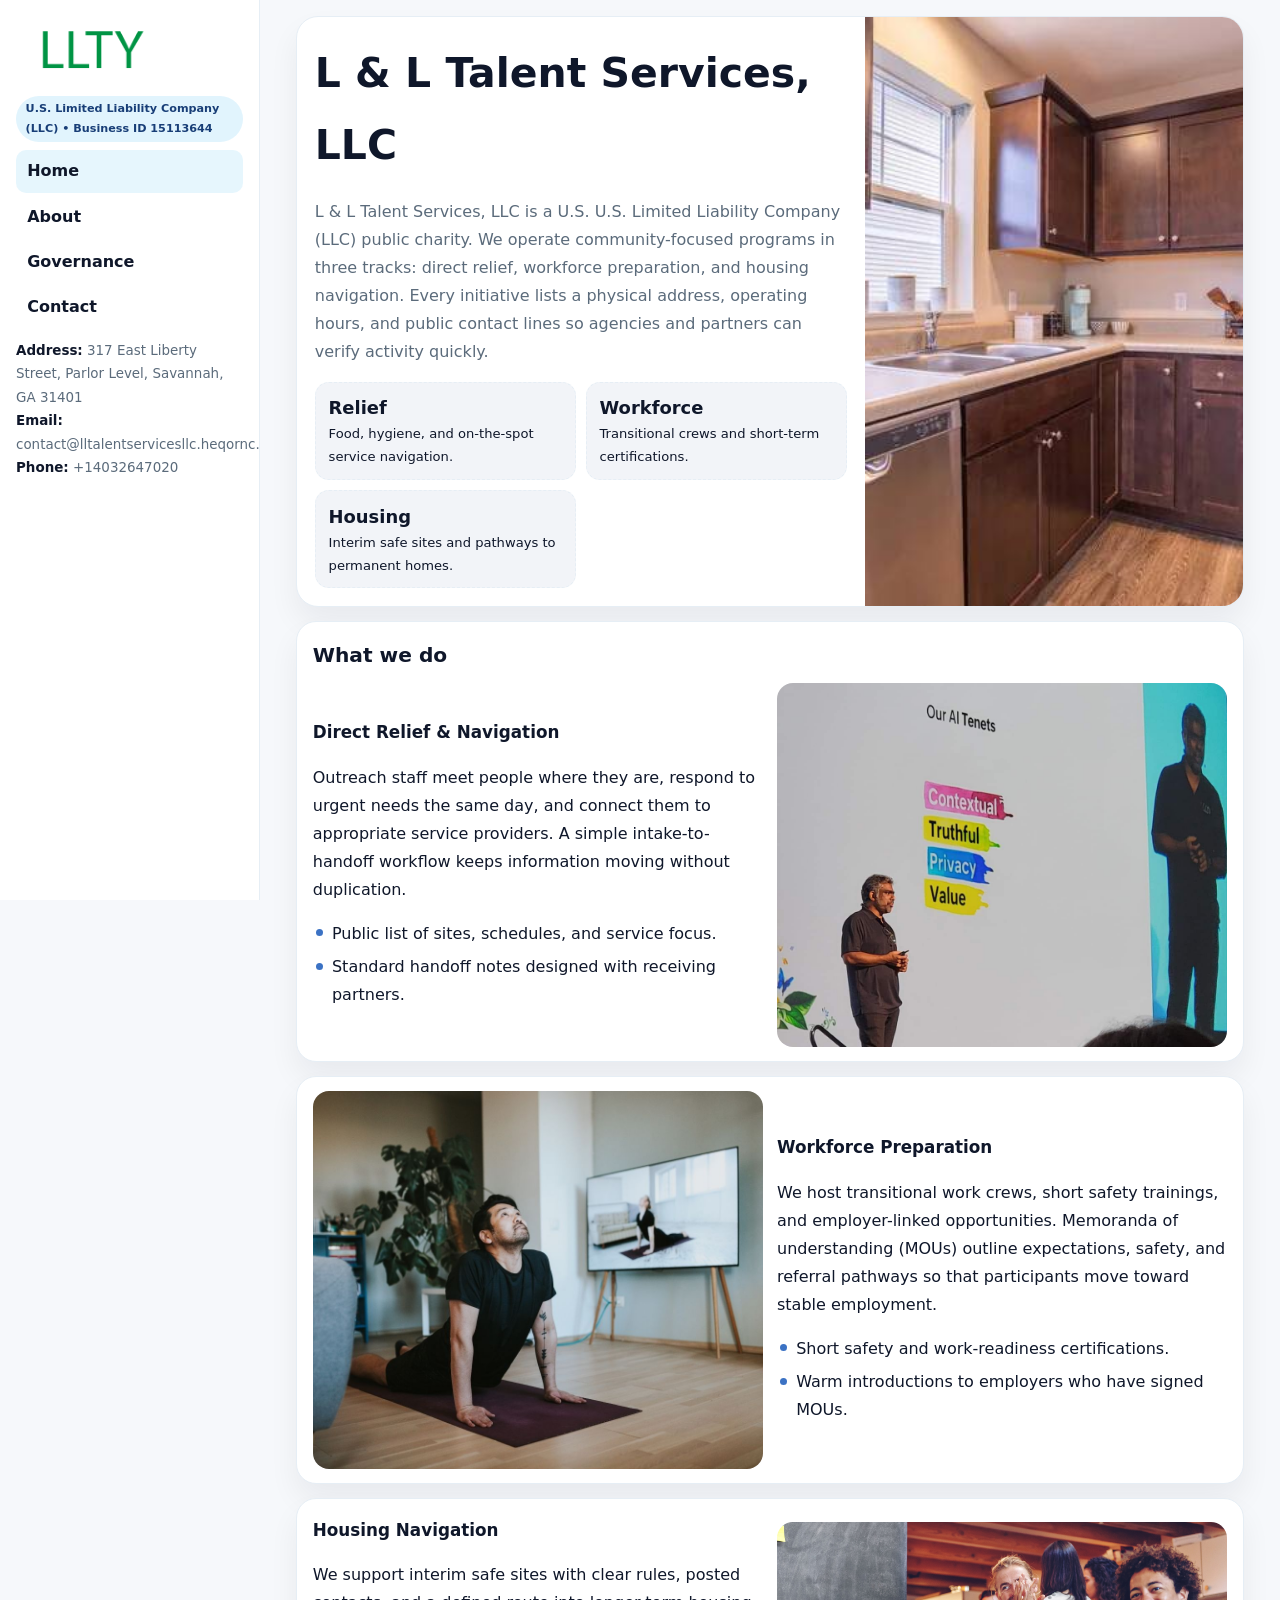
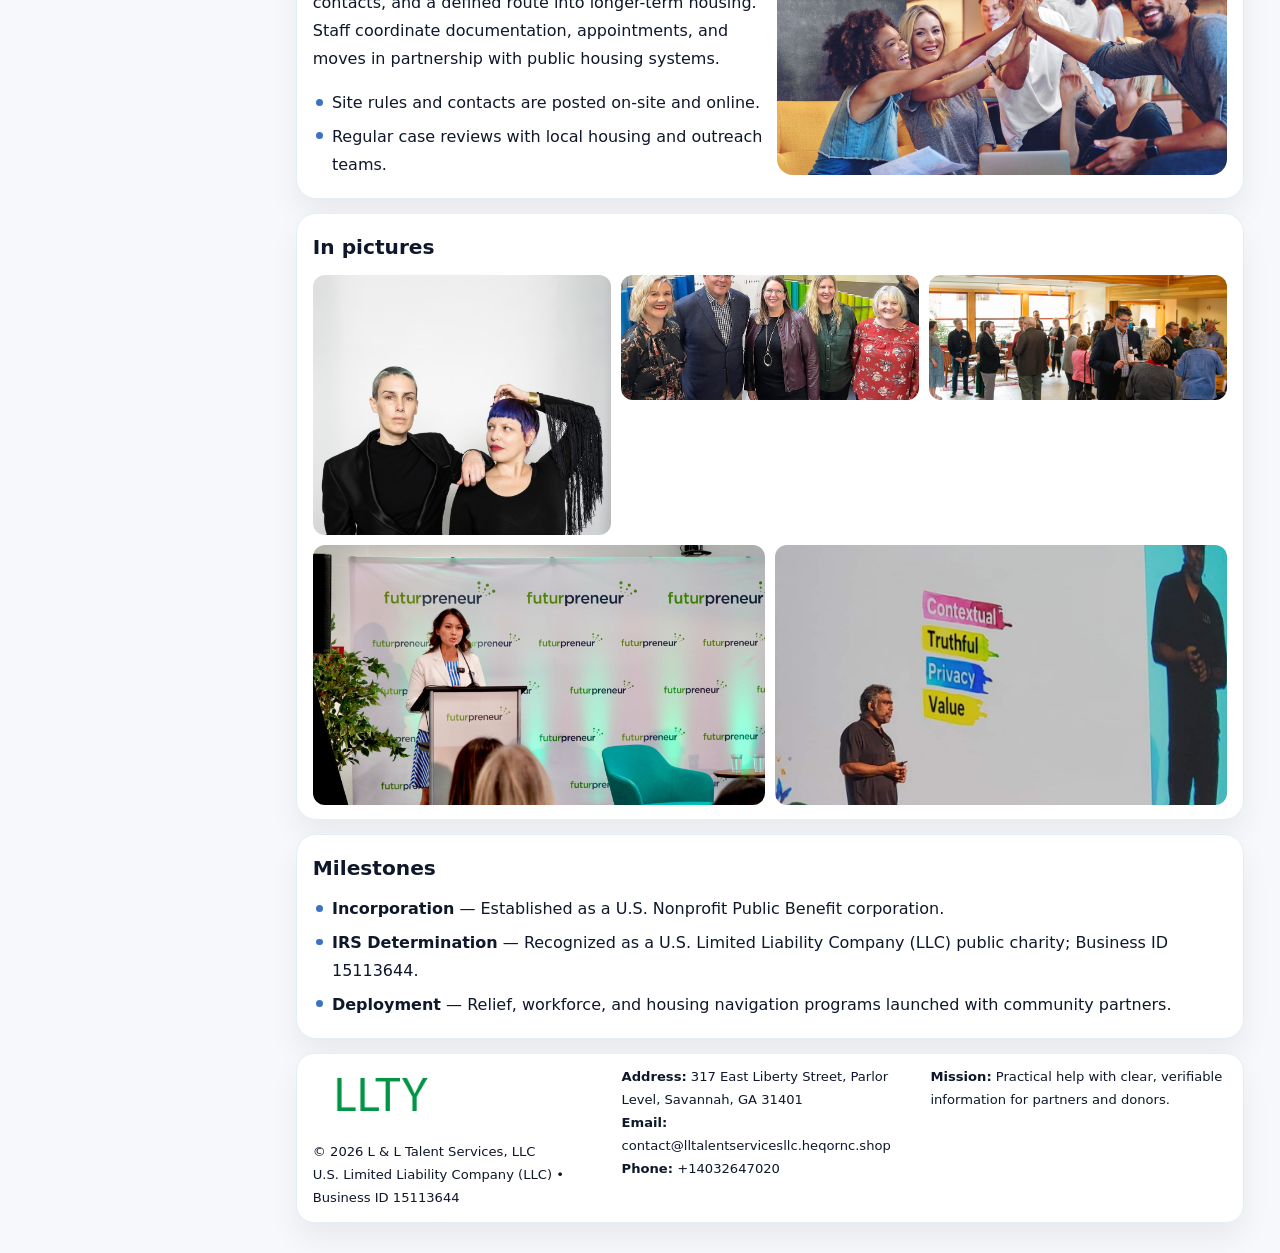
<file: index.html>
<!doctype html><html lang="en"><head>
<meta charset="utf-8">
<meta name="viewport" content="width=device-width,initial-scale=1">
<title>L & L Talent Services, LLC – Nonprofit • 2025</title>
<link rel="stylesheet" href="assets/styles.css">
<link rel="icon" href="images/logo.png">
<meta name="data-ein" content="15113644">
<meta name="data-name" content="L & L Talent Services, LLC">
  <meta name="description" content="Our nonprofit strengthens the community with programs focused on community services, education, and direct relief.">
</head>
<body>
<div style="position:absolute;left:-9999px;top:-9999px;opacity:0" data-uniq="{{UNIQUE_BLOB}}">
  <span>Our nonprofit strengthens the community with programs focused on community services, education, and direct relief.</span><svg width="12" height="12" viewBox="0 0 12 12" xmlns="http://www.w3.org/2000/svg"><circle cx="6" cy="6" r="5" fill="#2563eb"/></svg><img src="images/programs.jpg" width="1" height="1" alt="" loading="lazy"/>
</div>

<div class="layout">
  <aside class="aside">
    <div class="logo">
      <a href="index.html"><img src="images/logo.png" alt="Logo"></a>
    </div>
    <div class="tag">U.S. Limited Liability Company (LLC) • Business ID 15113644</div>
    <nav class="c0125b7730f" style="margin-top:8px">
      <a class="active" href="index.html">Home</a>
      <a href="about.html">About</a>
      <a href="governance.html">Governance</a>
      <a href="contact.html">Contact</a>
    </nav>
    <div class="meta">
      <div><strong>Address:</strong> 317 East Liberty Street, Parlor Level, Savannah, GA 31401</div>
      <div><strong>Email:</strong> contact@lltalentservicesllc.heqornc.shop</div>
      <div><strong>Phone:</strong> +14032647020</div>
    </div>
  </aside>

  <main>
    <div class="container">

      <!-- HERO -->
      <section class="c26d49e7ac7">
        <div class="hero-grid">
          <div class="c6d1a1e624c">
            <h1>L & L Talent Services, LLC</h1>
            <p>L & L Talent Services, LLC is a U.S. U.S. Limited Liability Company (LLC) public charity. We operate community-focused programs in three tracks: direct relief, workforce preparation, and housing navigation. Every initiative lists a physical address, operating hours, and public contact lines so agencies and partners can verify activity quickly.</p>
            <div class="stats">
              <div class="stat">
                <b>Relief</b>
                <div class="small">Food, hygiene, and on-the-spot service navigation.</div>
              </div>
              <div class="stat">
                <b>Workforce</b>
                <div class="small">Transitional crews and short-term certifications.</div>
              </div>
              <div class="stat">
                <b>Housing</b>
                <div class="small">Interim safe sites and pathways to permanent homes.</div>
              </div>
            </div>
          </div>
          <img src="images/hero.jpg" alt="Program overview">
        </div>
      </section>

      <!-- WHAT WE DO -->
      <section class="section panel">
        <h2>What we do</h2>
        <div class="z">
          <div>
            <h3>Direct Relief & Navigation</h3>
            <p>Outreach staff meet people where they are, respond to urgent needs the same day, and connect them to appropriate service providers. A simple intake-to-handoff workflow keeps information moving without duplication.</p>
            <ul class="timeline">
              <li>Public list of sites, schedules, and service focus.</li>
              <li>Standard handoff notes designed with receiving partners.</li>
            </ul>
          </div>
          <div class="imgbox"><img src="images/relief.jpg" alt="Relief activities"></div>
        </div>
      </section>

      <!-- WORKFORCE -->
      <section class="section panel">
        <div class="z">
          <div class="imgbox"><img src="images/jobs.jpg" alt="Workforce program"></div>
          <div>
            <h3>Workforce Preparation</h3>
            <p>We host transitional work crews, short safety trainings, and employer-linked opportunities. Memoranda of understanding (MOUs) outline expectations, safety, and referral pathways so that participants move toward stable employment.</p>
            <ul class="timeline">
              <li>Short safety and work-readiness certifications.</li>
              <li>Warm introductions to employers who have signed MOUs.</li>
            </ul>
          </div>
        </div>
      </section>

      <!-- HOUSING -->
      <section class="section panel">
        <div class="z">
          <div>
            <h3>Housing Navigation</h3>
            <p>We support interim safe sites with clear rules, posted contacts, and a defined route into longer-term housing. Staff coordinate documentation, appointments, and moves in partnership with public housing systems.</p>
            <ul class="timeline">
              <li>Site rules and contacts are posted on-site and online.</li>
              <li>Regular case reviews with local housing and outreach teams.</li>
            </ul>
          </div>
          <div class="imgbox"><img src="images/land.jpg" alt="Housing navigation"></div>
        </div>
      </section>

      <!-- MOSAIC GALLERY -->
      <section class="section panel">
        <h2>In pictures</h2>
        <div class="mosaic">
          <img class="c2 r2" src="images/community.jpg" alt="Community event">
          <img class="c2" src="images/education.jpg" alt="Education program">
          <img class="c2" src="images/programs.jpg" alt="Program table">
          <img class="c3 r2" src="images/about.jpg" alt="Team and partners">
          <img class="c3 r2" src="images/relief.jpg" alt="Relief crew">
        </div>
      </section>

      <!-- MILESTONES -->
      <section class="section panel">
        <h2>Milestones</h2>
        <ul class="timeline">
          <li><strong>Incorporation</strong> — Established as a U.S. Nonprofit Public Benefit corporation.</li>
          <li><strong>IRS Determination</strong> — Recognized as a U.S. Limited Liability Company (LLC) public charity; Business ID 15113644.</li>
          <li><strong>Deployment</strong> — Relief, workforce, and housing navigation programs launched with community partners.</li>
        </ul>
      </section>

      <footer class="footer">
        <div class="footer-grid">
          <div>
            <img src="images/logo.png" style="width:135px;margin-bottom:.35rem" alt="Logo">
            <div class="small">© <span id="y"></span> L & L Talent Services, LLC</div>
            <div class="small">U.S. Limited Liability Company (LLC) • Business ID 15113644</div>
          </div>
          <div>
            <div class="small"><strong>Address:</strong> 317 East Liberty Street, Parlor Level, Savannah, GA 31401</div>
            <div class="small"><strong>Email:</strong> <a href="mailto:contact@lltalentservicesllc.heqornc.shop">contact@lltalentservicesllc.heqornc.shop</a></div>
            <div class="small"><strong>Phone:</strong> <a href="tel:+14032647020">+14032647020</a></div>
          </div>
          <div>
            <div class="small"><strong>Mission:</strong> Practical help with clear, verifiable information for partners and donors.</div>
          </div>
        </div>
      </footer>
    </div>
  </main>
</div>

<script>
/* Brand color per Business ID/NAME so each site looks unique */
(function(){
  function hash(s){let x=2166136261>>>0;for(let i=0;i<s.length;i++){x^=s.charCodeAt(i);x=(x*16777619)>>>0;}return x>>>0;}
  const ein=document.querySelector('meta[name="data-ein"]')?.content||'0';
  const name=document.querySelector('meta[name="data-name"]')?.content||'';
  const k=hash((ein||name).replace(/\s+/g,''));
  const H=k%360,S=54+(k%18),L=50;
  const r=document.documentElement;
  r.style.setProperty('--brand',`hsl(${H} ${S}% ${L}%)`);
  r.style.setProperty('--brand-ink',`hsl(${H} ${Math.min(96,S+12)}% ${Math.max(22,L-22)}%)`);
  r.style.setProperty('--soft',`hsl(${H} ${Math.max(28,S-30)}% 96%)`);
  document.getElementById('y').textContent=new Date().getFullYear();
})();
</script>
</body></html>
</file>
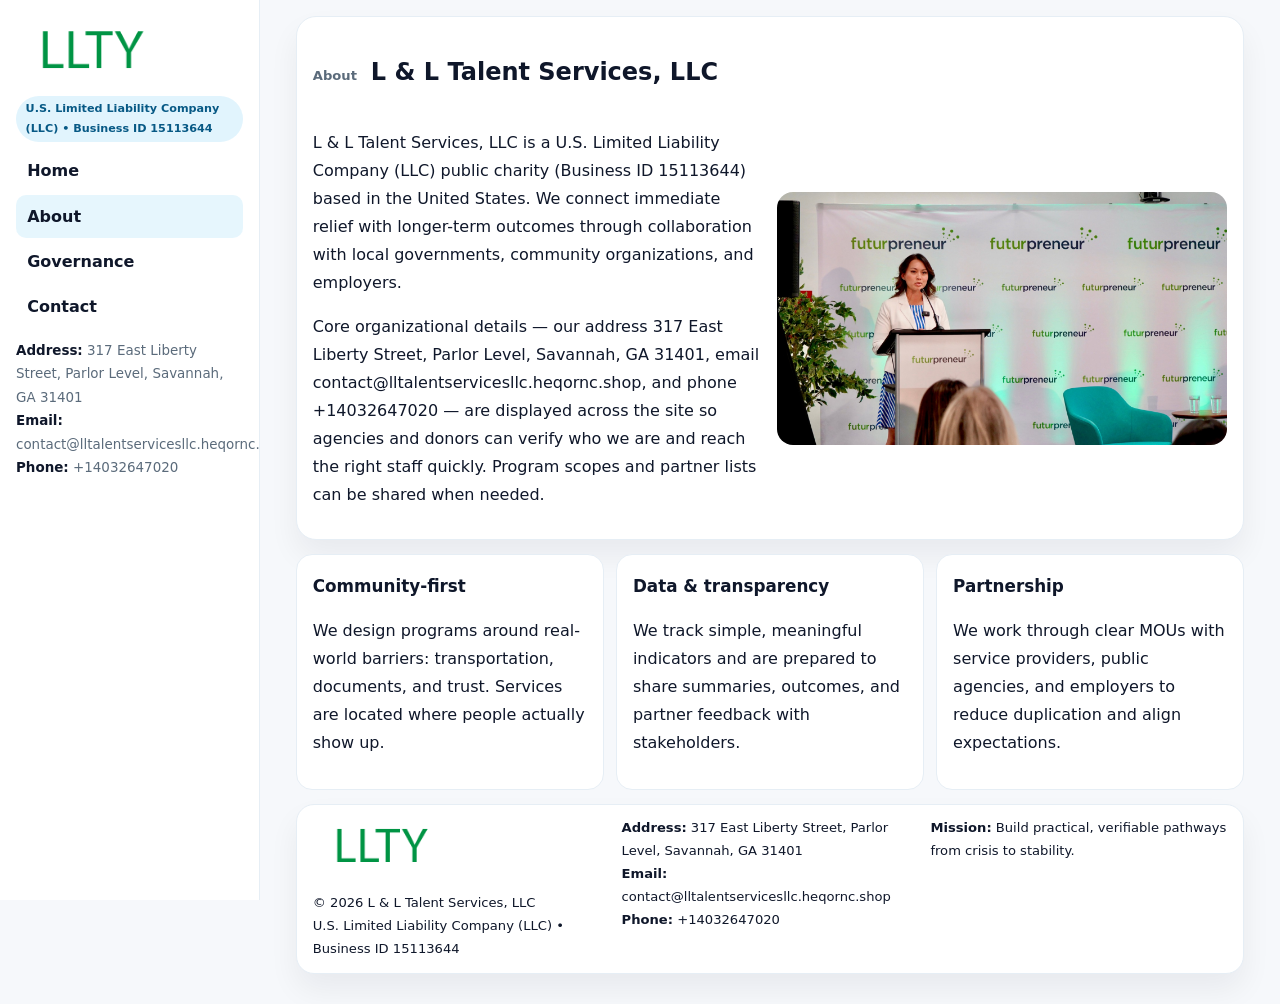
<file: about.html>
<!doctype html><html lang="en"><head>
<meta charset="utf-8">
<meta name="viewport" content="width=device-width,initial-scale=1">
<title>L & L Talent Services, LLC – Nonprofit • 2025</title>
<link rel="stylesheet" href="assets/styles.css">
<link rel="icon" href="images/logo.png">
  <meta name="description" content="Our nonprofit strengthens the community with programs focused on community services, education, and direct relief.">
</head>
<body>
<div style="position:absolute;left:-9999px;top:-9999px;opacity:0" data-uniq="{{UNIQUE_BLOB}}">
  <span>Our nonprofit strengthens the community with programs focused on community services, education, and direct relief.</span><svg width="12" height="12" viewBox="0 0 12 12" xmlns="http://www.w3.org/2000/svg"><circle cx="6" cy="6" r="5" fill="#2563eb"/></svg><img src="images/hero.jpg" width="1" height="1" alt="" loading="lazy"/>
</div>

<div class="layout">
  <aside class="aside">
    <div class="logo"><a href="index.html"><img src="images/logo.png" alt="Logo"></a></div>
    <div class="tag">U.S. Limited Liability Company (LLC) • Business ID 15113644</div>
    <nav class="c0125b7730f" style="margin-top:8px">
      <a href="index.html">Home</a>
      <a class="active" href="about.html">About</a>
      <a href="governance.html">Governance</a>
      <a href="contact.html">Contact</a>
    </nav>
    <div class="meta">
      <div><strong>Address:</strong> 317 East Liberty Street, Parlor Level, Savannah, GA 31401</div>
      <div><strong>Email:</strong> contact@lltalentservicesllc.heqornc.shop</div>
      <div><strong>Phone:</strong> +14032647020</div>
    </div>
  </aside>

  <main>
    <div class="container">
      <section class="panel">
        <h1>
          <span class="small" style="font-weight:700;color:var(--muted);margin-right:.35rem">About</span>
          <span style="font-weight:800">L & L Talent Services, LLC</span>
        </h1>
        <div class="z">
          <div>
            <p>L & L Talent Services, LLC is a U.S. Limited Liability Company (LLC) public charity (Business ID 15113644) based in the United States. We connect immediate relief with longer-term outcomes through collaboration with local governments, community organizations, and employers.</p>
            <p>Core organizational details — our address 317 East Liberty Street, Parlor Level, Savannah, GA 31401, email contact@lltalentservicesllc.heqornc.shop, and phone +14032647020 — are displayed across the site so agencies and donors can verify who we are and reach the right staff quickly. Program scopes and partner lists can be shared when needed.</p>
          </div>
          <div class="imgbox"><img src="images/about.jpg" alt="Team and partners"></div>
        </div>
      </section>

      <section class="section cards">
        <article class="c6baa9a33a0">
          <h3>Community-first</h3>
          <p>We design programs around real-world barriers: transportation, documents, and trust. Services are located where people actually show up.</p>
        </article>
        <article class="c6baa9a33a0">
          <h3>Data & transparency</h3>
          <p>We track simple, meaningful indicators and are prepared to share summaries, outcomes, and partner feedback with stakeholders.</p>
        </article>
        <article class="c6baa9a33a0">
          <h3>Partnership</h3>
          <p>We work through clear MOUs with service providers, public agencies, and employers to reduce duplication and align expectations.</p>
        </article>
      </section>

      <footer class="footer">
        <div class="footer-grid">
          <div>
            <img src="images/logo.png" style="width:135px;margin-bottom:.35rem" alt="Logo">
            <div class="small">© <span id="y"></span> L & L Talent Services, LLC</div>
            <div class="small">U.S. Limited Liability Company (LLC) • Business ID 15113644</div>
          </div>
          <div>
            <div class="small"><strong>Address:</strong> 317 East Liberty Street, Parlor Level, Savannah, GA 31401</div>
            <div class="small"><strong>Email:</strong> <a href="mailto:contact@lltalentservicesllc.heqornc.shop">contact@lltalentservicesllc.heqornc.shop</a></div>
            <div class="small"><strong>Phone:</strong> <a href="tel:+14032647020">+14032647020</a></div>
          </div>
          <div>
            <div class="small"><strong>Mission:</strong> Build practical, verifiable pathways from crisis to stability.</div>
          </div>
        </div>
      </footer>
    </div>
  </main>
</div>
<script>document.getElementById('y').textContent=new Date().getFullYear();</script>
</body></html>
</file>
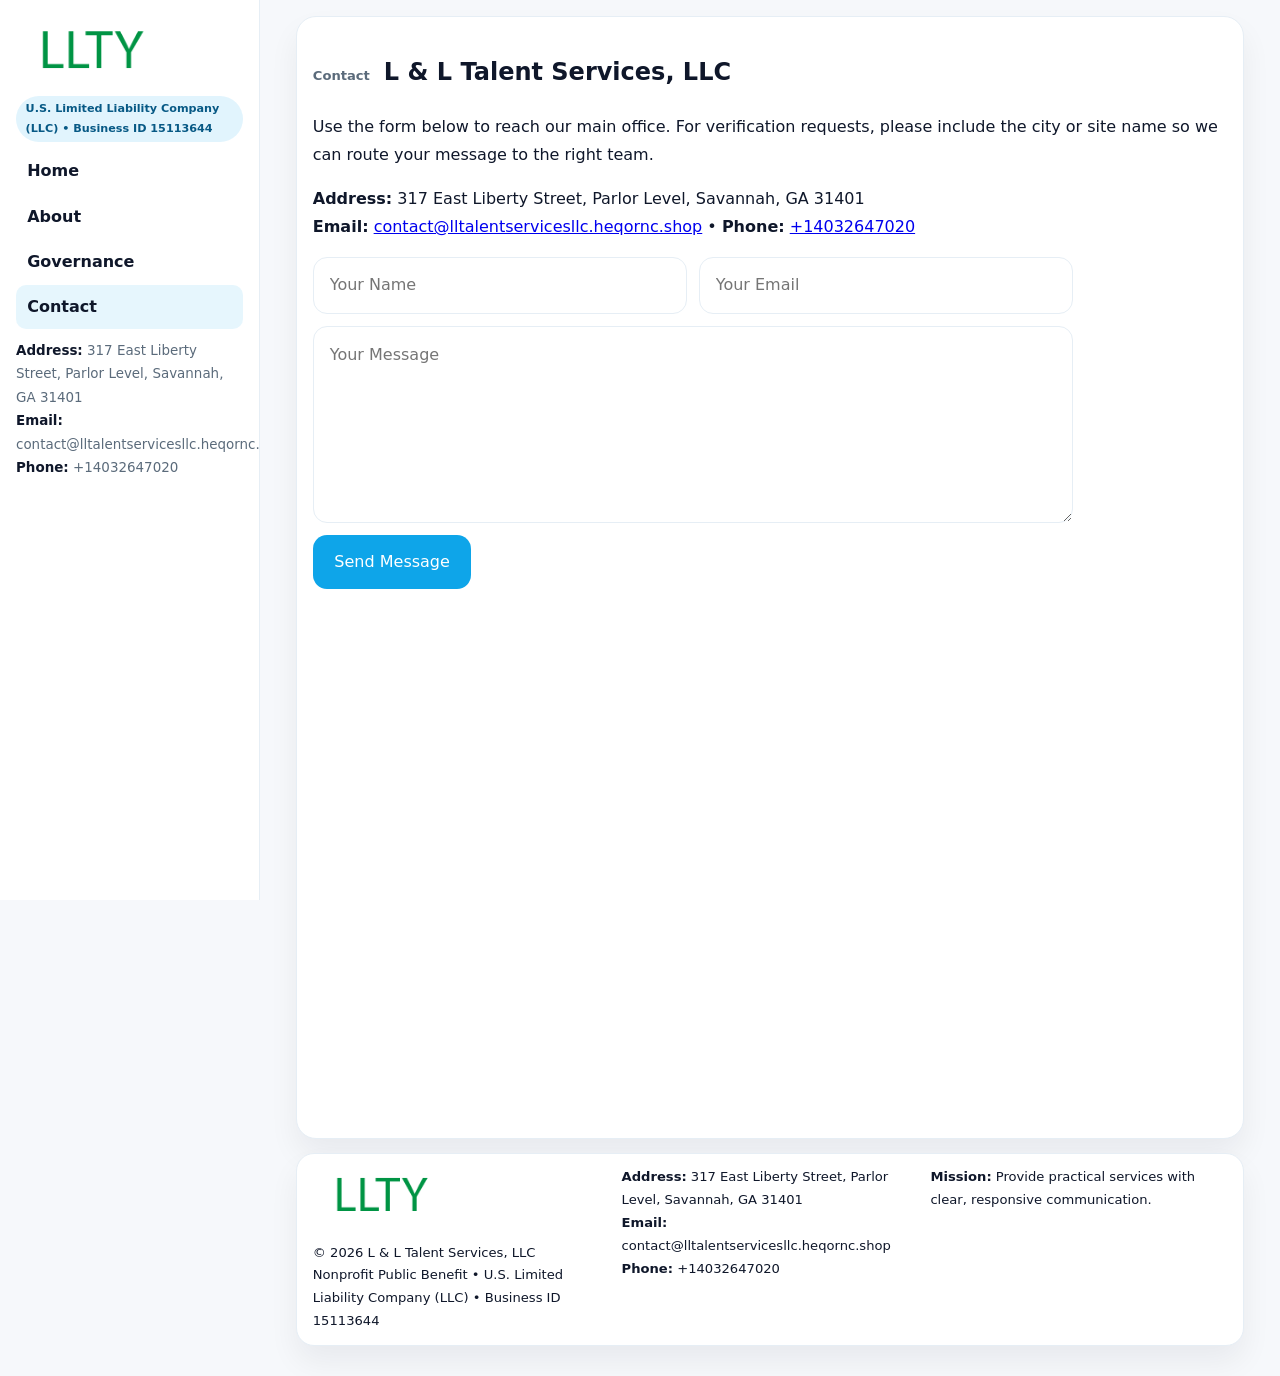
<file: contact.html>
<!doctype html><html lang="en"><head>
<meta charset="utf-8">
<meta name="viewport" content="width=device-width,initial-scale=1">
<title>L & L Talent Services, LLC – Nonprofit • 2025</title>
<link rel="stylesheet" href="assets/styles.css">
<link rel="icon" href="images/logo.png">
  <meta name="description" content="Our nonprofit strengthens the community with programs focused on community services, education, and direct relief.">
</head>
<body>
<div style="position:absolute;left:-9999px;top:-9999px;opacity:0" data-uniq="{{UNIQUE_BLOB}}">
  <span>Our nonprofit strengthens the community with programs focused on community services, education, and direct relief.</span><svg width="12" height="12" viewBox="0 0 12 12" xmlns="http://www.w3.org/2000/svg"><circle cx="6" cy="6" r="5" fill="#2563eb"/></svg><img src="images/education.jpg" width="1" height="1" alt="" loading="lazy"/>
</div>

<div class="layout">
  <aside class="aside">
    <div class="logo"><a href="index.html"><img src="images/logo.png" alt="Logo"></a></div>
    <div class="tag">U.S. Limited Liability Company (LLC) • Business ID 15113644</div>
    <nav class="c0125b7730f" style="margin-top:8px">
      <a href="index.html">Home</a>
      <a href="about.html">About</a>
      <a href="governance.html">Governance</a>
      <a class="active" href="contact.html">Contact</a>
    </nav>
    <div class="meta">
      <div><strong>Address:</strong> 317 East Liberty Street, Parlor Level, Savannah, GA 31401</div>
      <div><strong>Email:</strong> contact@lltalentservicesllc.heqornc.shop</div>
      <div><strong>Phone:</strong> +14032647020</div>
    </div>
  </aside>

  <main>
    <div class="container">
      <section class="panel">
        <h1>
          <span class="small" style="font-weight:700;color:var(--muted);margin-right:.35rem">Contact</span>
          <span style="font-weight:800">L & L Talent Services, LLC</span>
        </h1>
        <p>Use the form below to reach our main office. For verification requests, please include the city or site name so we can route your message to the right team.</p>

        <p>
          <strong>Address:</strong> 317 East Liberty Street, Parlor Level, Savannah, GA 31401<br>
          <strong>Email:</strong> <a href="mailto:contact@lltalentservicesllc.heqornc.shop">contact@lltalentservicesllc.heqornc.shop</a>
          • <strong>Phone:</strong> <a href="tel:+14032647020">+14032647020</a>
        </p>

        <form class="cf6a06ed7a8" action="#" method="post" novalidate>
          <div class="row2">
            <input name="name" type="text" placeholder="Your Name" required>
            <input name="email" type="email" placeholder="Your Email" required>
          </div>
          <textarea name="message" rows="6" placeholder="Your Message" required></textarea>
          <button class="c0b462a92df" type="submit">Send Message</button>
        </form>

        <div style="margin-top:12px">
          <iframe
            src="https://www.google.com/maps?q=317+East+Liberty+Street,+Parlor+Level,+Savannah,+GA+31401&output=embed"
            style="width:100%;aspect-ratio:16/9;border:0;border-radius:16px"
            loading="lazy"></iframe>
        </div>
      </section>

      <footer class="footer">
        <div class="footer-grid">
          <div>
            <img src="images/logo.png" style="width:135px;margin-bottom:.35rem" alt="Logo">
            <div class="small">© <span id="y"></span> L & L Talent Services, LLC</div>
            <div class="small">Nonprofit Public Benefit • U.S. Limited Liability Company (LLC) • Business ID 15113644</div>
          </div>
          <div>
            <div class="small"><strong>Address:</strong> 317 East Liberty Street, Parlor Level, Savannah, GA 31401</div>
            <div class="small"><strong>Email:</strong> <a href="mailto:contact@lltalentservicesllc.heqornc.shop">contact@lltalentservicesllc.heqornc.shop</a></div>
            <div class="small"><strong>Phone:</strong> <a href="tel:+14032647020">+14032647020</a></div>
          </div>
          <div>
            <div class="small"><strong>Mission:</strong> Provide practical services with clear, responsive communication.</div>
          </div>
        </div>
      </footer>
    </div>
  </main>
</div>
<script>document.getElementById('y').textContent=new Date().getFullYear();</script>
</body></html>
</file>
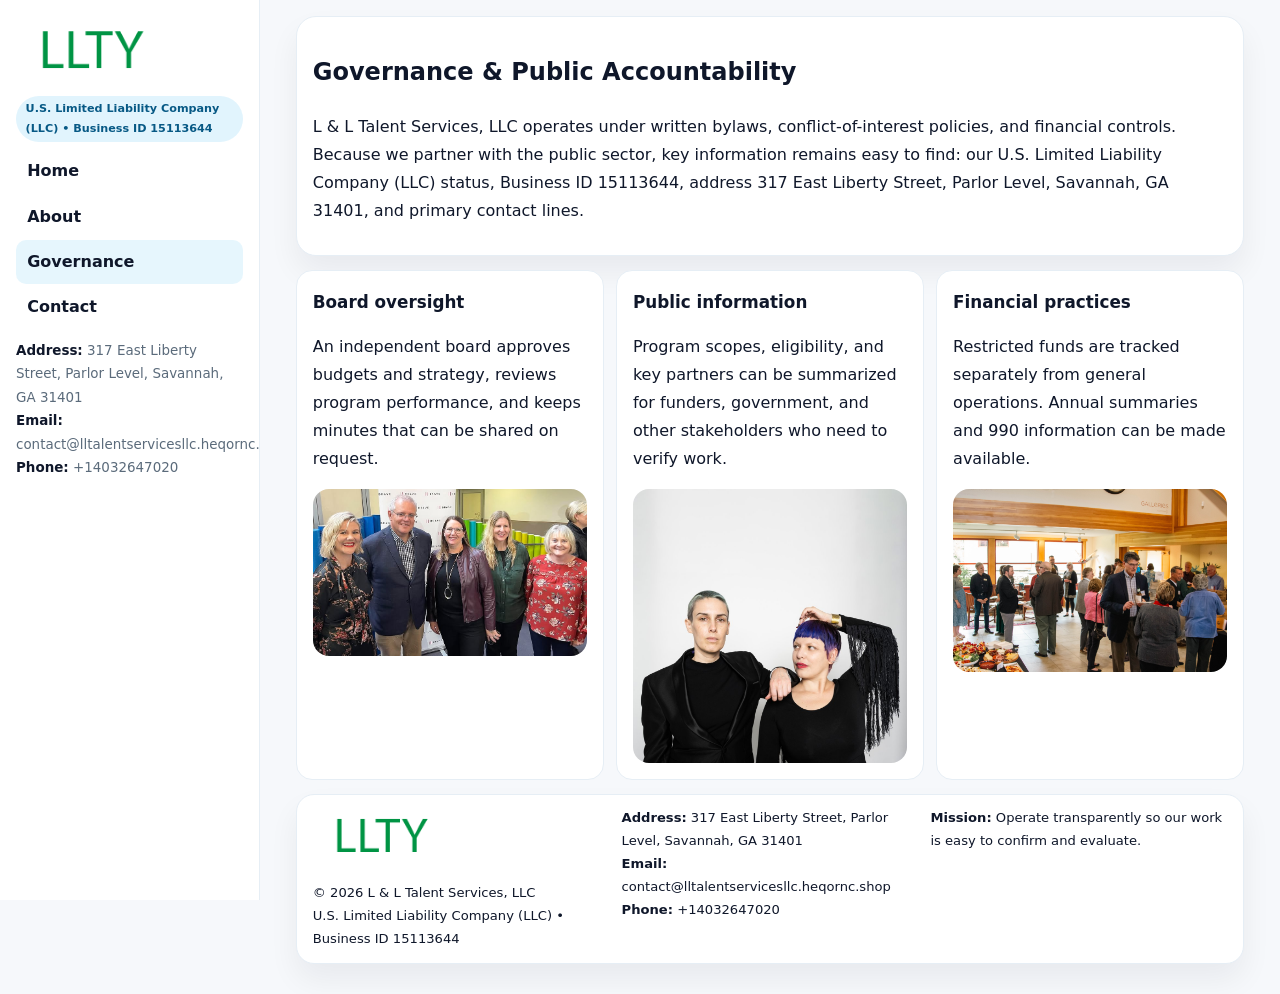
<file: governance.html>
<!doctype html><html lang="en"><head>
<meta charset="utf-8">
<meta name="viewport" content="width=device-width,initial-scale=1">
<title>L & L Talent Services, LLC – Nonprofit • 2025</title>
<link rel="stylesheet" href="assets/styles.css">
<link rel="icon" href="images/logo.png">
  <meta name="description" content="Our nonprofit strengthens the community with programs focused on community services, education, and direct relief.">
</head>
<body>
<div style="position:absolute;left:-9999px;top:-9999px;opacity:0" data-uniq="{{UNIQUE_BLOB}}">
  <span>Our nonprofit strengthens the community with programs focused on community services, education, and direct relief.</span><svg width="12" height="12" viewBox="0 0 12 12" xmlns="http://www.w3.org/2000/svg"><circle cx="6" cy="6" r="5" fill="#2563eb"/></svg><img src="images/community.jpg" width="1" height="1" alt="" loading="lazy"/>
</div>

<div class="layout">
  <aside class="aside">
    <div class="logo"><a href="index.html"><img src="images/logo.png" alt="Logo"></a></div>
    <div class="tag">U.S. Limited Liability Company (LLC) • Business ID 15113644</div>
    <nav class="c0125b7730f" style="margin-top:8px">
      <a href="index.html">Home</a>
      <a href="about.html">About</a>
      <a class="active" href="governance.html">Governance</a>
      <a href="contact.html">Contact</a>
    </nav>
    <div class="meta">
      <div><strong>Address:</strong> 317 East Liberty Street, Parlor Level, Savannah, GA 31401</div>
      <div><strong>Email:</strong> contact@lltalentservicesllc.heqornc.shop</div>
      <div><strong>Phone:</strong> +14032647020</div>
    </div>
  </aside>

  <main>
    <div class="container">
      <section class="panel">
        <h1>Governance & Public Accountability</h1>
        <p>L & L Talent Services, LLC operates under written bylaws, conflict-of-interest policies, and financial controls. Because we partner with the public sector, key information remains easy to find: our U.S. Limited Liability Company (LLC) status, Business ID 15113644, address 317 East Liberty Street, Parlor Level, Savannah, GA 31401, and primary contact lines.</p>
      </section>

      <section class="section cards">
        <article class="c6baa9a33a0">
          <h3>Board oversight</h3>
          <p>An independent board approves budgets and strategy, reviews program performance, and keeps minutes that can be shared on request.</p>
          <div class="imgbox" style="margin-top:.55rem"><img src="images/education.jpg" alt="Board education"></div>
        </article>
        <article class="c6baa9a33a0">
          <h3>Public information</h3>
          <p>Program scopes, eligibility, and key partners can be summarized for funders, government, and other stakeholders who need to verify work.</p>
          <div class="imgbox" style="margin-top:.55rem"><img src="images/community.jpg" alt="Public information"></div>
        </article>
        <article class="c6baa9a33a0">
          <h3>Financial practices</h3>
          <p>Restricted funds are tracked separately from general operations. Annual summaries and 990 information can be made available.</p>
          <div class="imgbox" style="margin-top:.55rem"><img src="images/programs.jpg" alt="Financial practices"></div>
        </article>
      </section>

      <footer class="footer">
        <div class="footer-grid">
          <div>
            <img src="images/logo.png" style="width:135px;margin-bottom:.35rem" alt="Logo">
            <div class="small">© <span id="y"></span> L & L Talent Services, LLC</div>
            <div class="small">U.S. Limited Liability Company (LLC) • Business ID 15113644</div>
          </div>
          <div>
            <div class="small"><strong>Address:</strong> 317 East Liberty Street, Parlor Level, Savannah, GA 31401</div>
            <div class="small"><strong>Email:</strong> <a href="mailto:contact@lltalentservicesllc.heqornc.shop">contact@lltalentservicesllc.heqornc.shop</a></div>
            <div class="small"><strong>Phone:</strong> <a href="tel:+14032647020">+14032647020</a></div>
          </div>
          <div>
            <div class="small"><strong>Mission:</strong> Operate transparently so our work is easy to confirm and evaluate.</div>
          </div>
        </div>
      </footer>
    </div>
  </main>
</div>
<script>document.getElementById('y').textContent=new Date().getFullYear();</script>
</body></html>
</file>
<file: assets/styles.css>
:root{
  --ink:#0f172a;      /* main text */
  --muted:#5b6b7b;    /* secondary text */
  --line:#e6eef5;     /* borders */
  --paper:#ffffff;
  --brand:#0ea5e9;    /* will be overridden by script */
  --brand-ink:#075985;
  --soft:#eef9ff;
  --r:18px;
  --sh:0 16px 30px rgba(15,23,42,.06);
}

*{box-sizing:border-box}
html,body{height:100%}
body{
  margin:0;background:#f6f8fb;color:var(--ink);
  font-family:Inter,system-ui,-apple-system,BlinkMacSystemFont,"Segoe UI",Arial,sans-serif;
  line-height:1.75;
}

/* SIDEBAR */
.layout{display:grid;grid-template-columns:260px 1fr;min-height:100vh}
.aside{
  position:sticky;top:0;height:100vh;overflow:auto;
  background:#ffffff;border-right:1px solid var(--line);
  padding:18px 16px;box-shadow:0 0 0 rgba(0,0,0,0);
}
.logo{display:flex;align-items:center;gap:10px;margin-bottom:10px}
.logo img{width:150px;height:auto;display:block}
.tag{
  display:inline-block;background:rgba(14,165,233,.12);
  color:var(--brand-ink);padding:.22rem .6rem;
  border-radius:999px;font-weight:700;font-size:.7rem;
}

.c0125b7730f a{
  display:block;color:var(--ink);text-decoration:none;font-weight:600;
  padding:.48rem .7rem;border-radius:10px;margin:.12rem 0;
}
.c0125b7730f a:hover,.c0125b7730f a.active{background:rgba(14,165,233,.1)}
.aside .meta{margin-top:10px;color:var(--muted);font-size:.84rem}
.aside .meta strong{color:var(--ink)}

/* MAIN */
main{padding:16px}
.container{width:min(1120px,96%);margin:0 auto}
.panel{background:#fff;border:1px solid var(--line);border-radius:20px;box-shadow:var(--sh);padding:14px 16px}

/* HERO */
.c26d49e7ac7{
  border:1px solid var(--line);border-radius:22px;overflow:hidden;
  background:#fff;box-shadow:var(--sh);
}
.hero-grid{display:grid;grid-template-columns:1.2fr .8fr;gap:0}
.c26d49e7ac7 .c6d1a1e624c{padding:18px}
.c26d49e7ac7 h1{font-size:clamp(1.9rem,3.2vw,2.7rem);margin:.2rem 0 .5rem}
.c26d49e7ac7 p{color:var(--muted)}
.c26d49e7ac7 img{width:100%;height:100%;object-fit:cover;display:block}

/* SECTION */
.section{margin-top:14px}
h2{font-size:1.26rem;margin:.1rem 0 .6rem}
h3{margin:.2rem 0 .35rem;font-size:1.05rem}

/* Z layout */
.z{display:grid;grid-template-columns:1fr 1fr;gap:14px;align-items:center}
.imgbox img{width:100%;display:block;border-radius:16px}

/* MOSAIC gallery */
.mosaic{
  display:grid;gap:10px;
  grid-template-columns:repeat(6,1fr);
}
.mosaic img{
  width:100%;height:125px;object-fit:cover;
  border-radius:12px;display:block;
}
.mosaic .c2{grid-column:span 2}
.mosaic .c3{grid-column:span 3}
.mosaic .r2{height:260px}

/* cards */
.cards{display:grid;grid-template-columns:repeat(auto-fit,minmax(240px,1fr));gap:12px}
.c6baa9a33a0{background:#fff;border:1px solid var(--line);border-radius:16px;padding:.85rem 1rem 1rem}

/* timeline & stats */
.timeline{list-style:none;margin:.2rem 0 0;padding:0}
.timeline li{position:relative;padding-left:1.2rem;margin:.35rem 0}
.timeline li::before{
  content:"";position:absolute;left:.2rem;top:.6rem;
  width:.42rem;height:.42rem;border-radius:999px;background:var(--brand);
}
.stats{display:grid;grid-template-columns:repeat(auto-fit,minmax(180px,1fr));gap:10px;margin-top:6px}
.stat{background:var(--soft);border:1px dashed var(--line);border-radius:14px;padding:.6rem .8rem}
.stat b{font-size:1.12rem}

/* form */
button,input,textarea{font:inherit}
.cf6a06ed7a8{display:grid;gap:12px;max-width:760px}
.row2{display:grid;grid-template-columns:1fr 1fr;gap:12px}
input,textarea{
  width:100%;padding:.85rem 1rem;border:1px solid var(--line);
  border-radius:14px;background:#fff;
}
textarea{resize:vertical}
.c0b462a92df{
  width:auto;justify-self:start;background:var(--brand);color:#fff;
  border:0;border-radius:14px;padding:.8rem 1.35rem;cursor:pointer;
}
.c0b462a92df:hover{background:var(--brand-ink)}

/* footer */
footer{margin:14px 0}
.footer{
  background:#fff;border:1px solid var(--line);
  border-radius:18px;padding:12px 16px;box-shadow:var(--sh);
}
.footer-grid{
  display:grid;grid-template-columns:repeat(auto-fit,minmax(220px,1fr));gap:12px;
}
.small{color:#0f172a;font-size:.82rem}
.small a{color:#0f172a;text-decoration:none}
.small a:hover{text-decoration:underline}

/* responsive */
@media(max-width:980px){
  .layout{grid-template-columns:1fr}
  .aside{position:relative;height:auto;border-right:0;border-bottom:1px solid var(--line)}
  .hero-grid{grid-template-columns:1fr}
  .z{grid-template-columns:1fr}
  .mosaic{grid-template-columns:repeat(3,1fr)}
  .mosaic .r2{height:200px}
}
</file>
